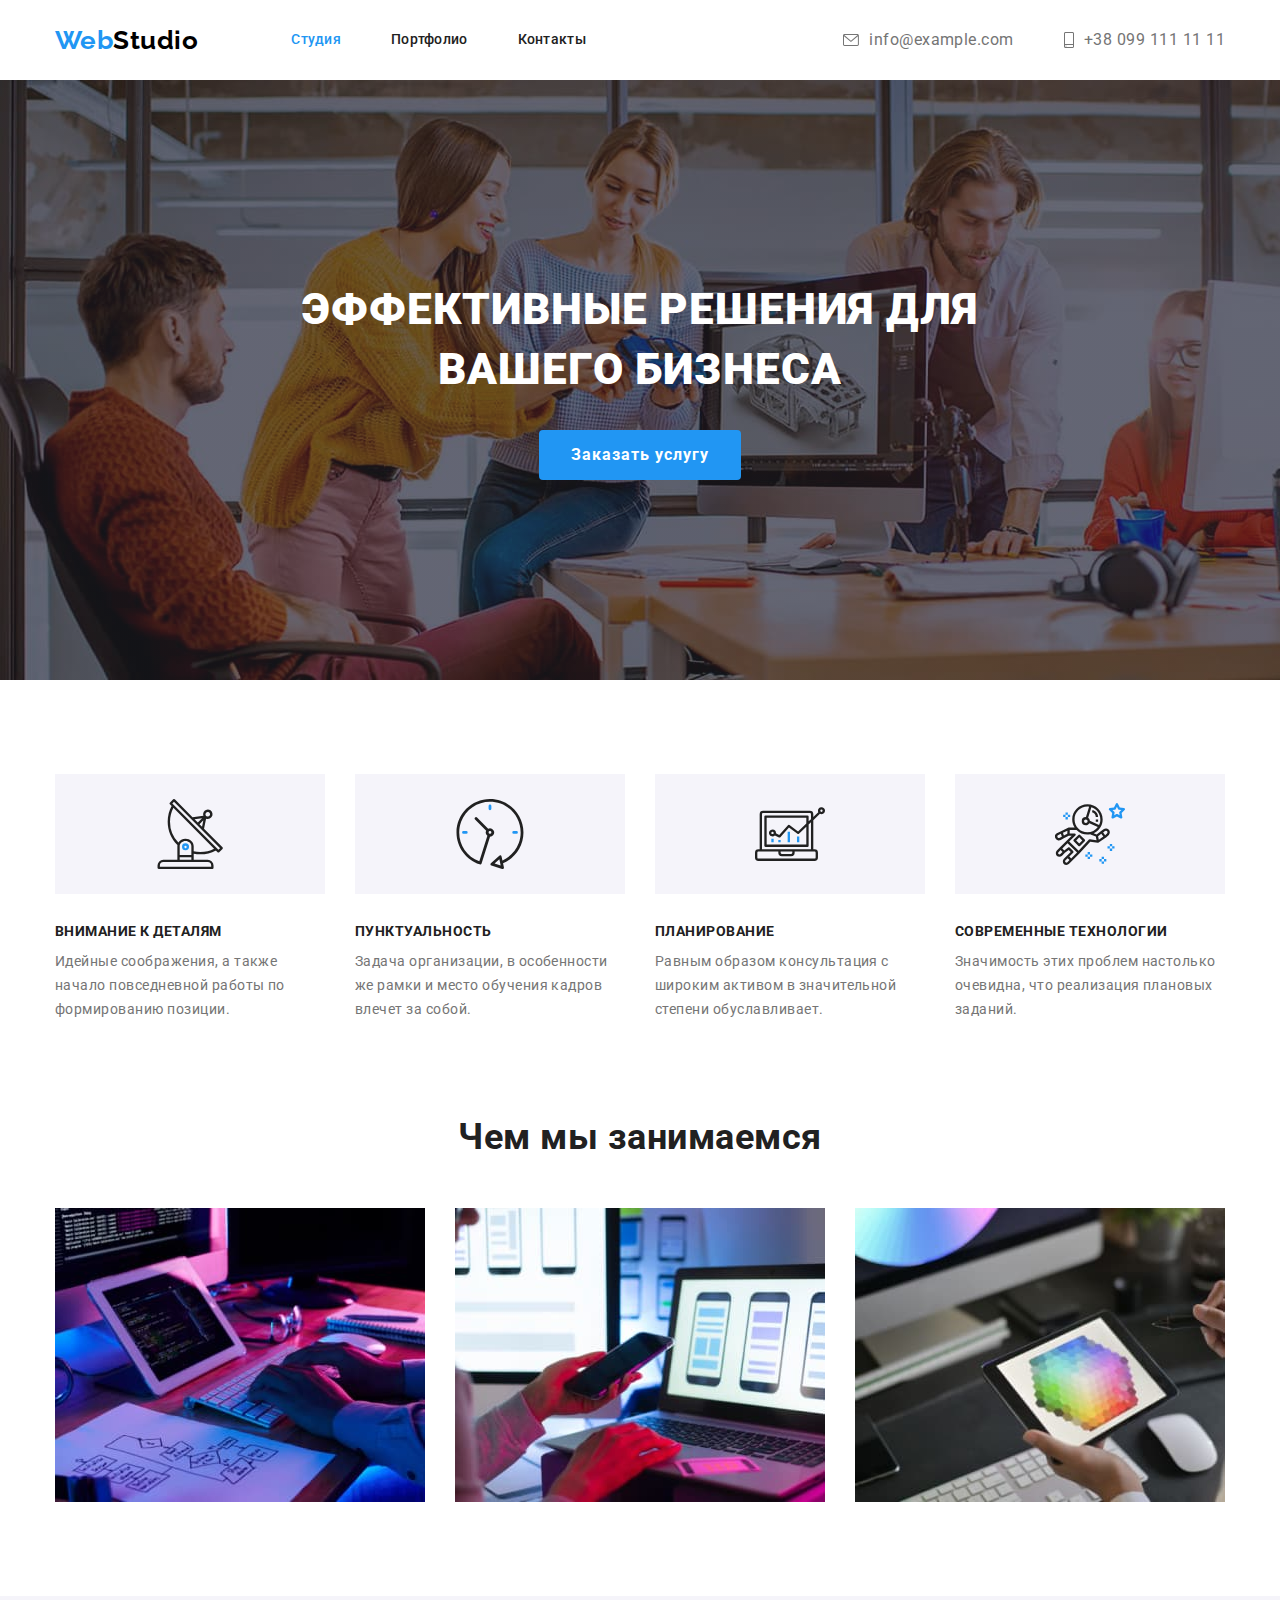
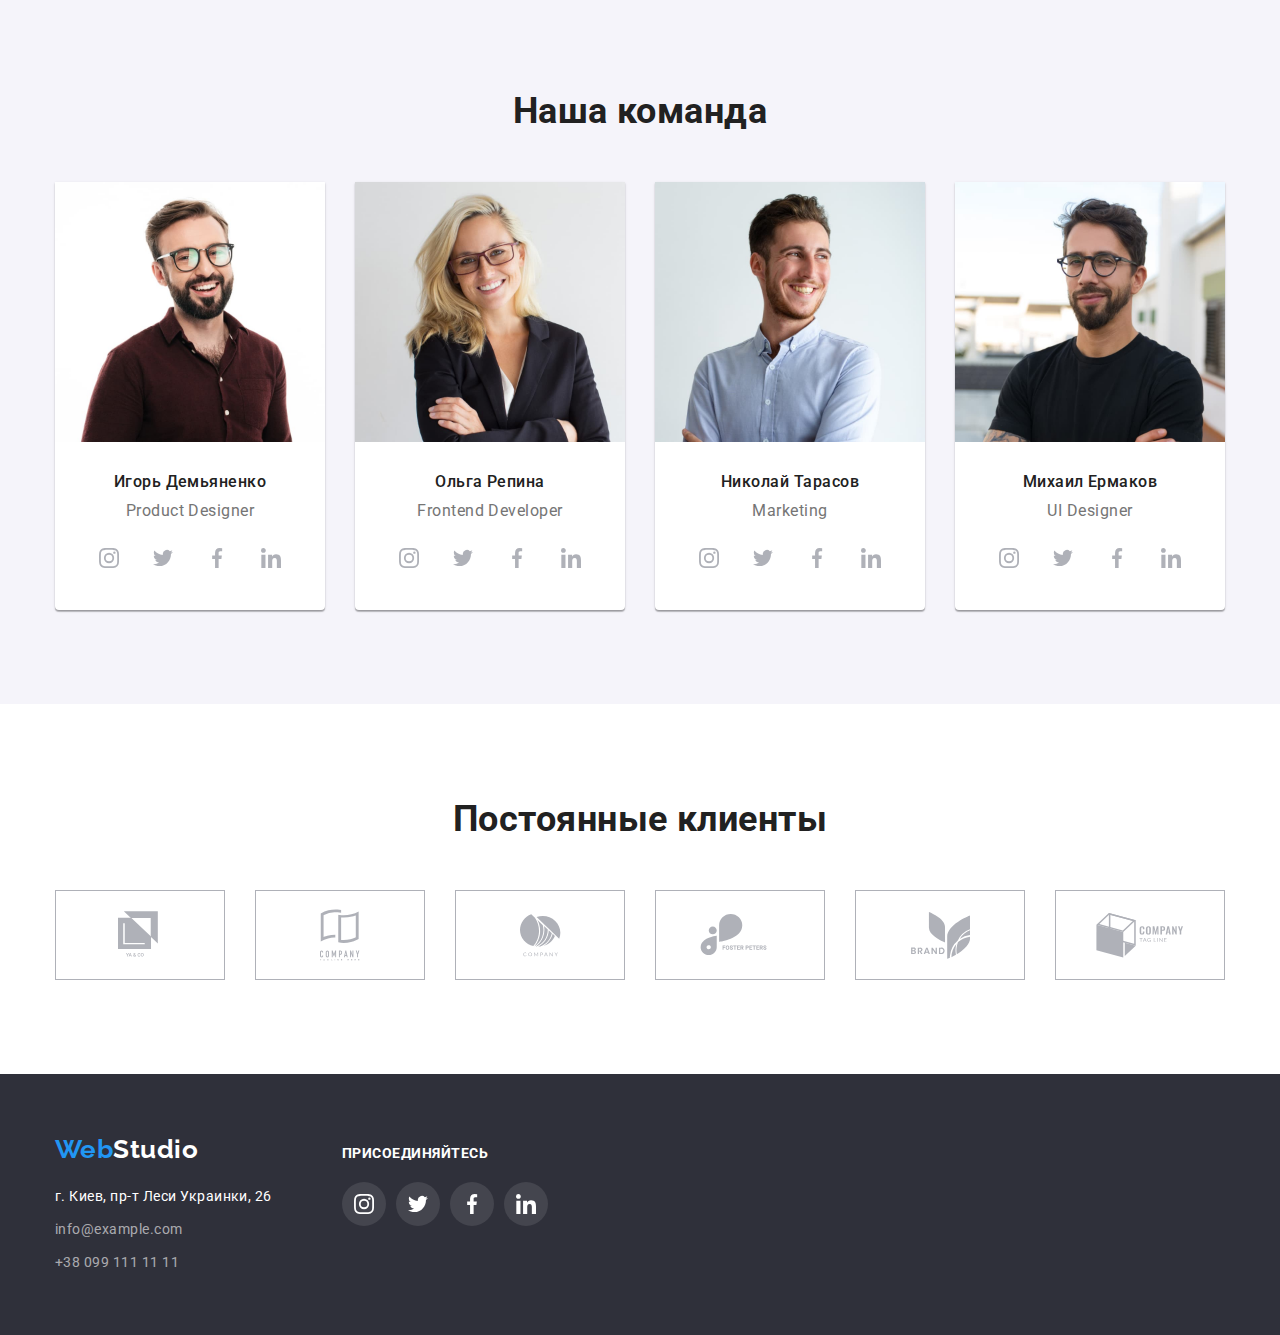
<file: index.html>
<!DOCTYPE html>
<html lang="ru">

<head>
    <meta charset="UTF-8">
    <meta name="viewport" content="width=device-width, initial-scale=1.0">
    <title>Веб студия</title>
    <link rel="preconnect" href="https://fonts.gstatic.com">
    <link
        href="https://fonts.googleapis.com/css2?family=Oleo+Script&family=Raleway:wght@700&family=Roboto:wght@400;500;700;900&display=swap"
        rel="stylesheet">
    <link rel="stylesheet"
        href="https://cdnjs.cloudflare.com/ajax/libs/modern-normalize/1.0.0/modern-normalize.min.css">
    <link rel="stylesheet" href="./css/styles.css">
</head>

<body>


    <header>
        <div class="container header">
            <a class="logo" href=""><span class="accent">Web</span>Studio</a>
            <nav>
                <ul class="nav-list list">
                    <li class="nav-item"><a class="nav-link current" href="">Студия</a></li>
                    <li class="nav-item"><a class="nav-link" href="./portfolio.html">Портфолио</a></li>
                    <li class="nav-item"><a class="nav-link" href="">Контакты</a></li>
                </ul>
            </nav>
            <div class="box">
                <a class="contakts" href="mailto:info@example.com">
                    <svg width="16" height="12" class="icon-envelope">
                        <use href="./images/spriteoptim.svg#envelope"></use>
                    </svg>
                    info@example.com</a>
                <a class="contakts" href="tel:+380991111111">
                    <svg width="10" height="16" class="icon-smartphone">
                        <use href="./images/spriteoptim.svg#smartphone"></use>
                    </svg>
                    +38 099 111 11 11</a>

            </div>
        </div>
    </header>
    <main>
        <!--Герой-->
        <section class="hero">

            <h1>Эффективные решения для вашего бизнеса</h1>
            <a href="">Заказать услугу</a>

        </section>

        <!--Особенности-->
        <section class="section-padding">
            <div class="container">
                <h2 class="features-header visually-hidden">Особенности</h2>

                <ul class="list featuresbox">
                    <li class="feature">
                        <div class="feature-icon">
                            <svg width="70" height="70" class="icon-group">
                                <use href="./images/spriteoptim.svg#group"></use>
                            </svg>
                        </div>
                        <h3 class="features-items">Внимание к деталям</h3>
                        <p>Идейные соображения, а также начало повседневной работы по формированию позиции.</p>
                    </li>
                    <li class="feature">
                        <div class="feature-icon">
                            <svg width="70" height="70" class="icon-clock">
                                <use href="./images/spriteoptim.svg#clock"></use>
                            </svg>
                        </div>
                        <h3 class="features-items">Пунктуальность</h3>
                        <p>Задача организации, в особенности же рамки и место обучения кадров влечет за собой.</p>
                    </li>
                    <li class="feature">
                        <div class="feature-icon">
                            <svg width="70" height="70" class="icon-diagram">
                                <use href="./images/spriteoptim.svg#diagram"></use>
                            </svg>
                        </div>
                        <h3 class="features-items">Планирование</h3>
                        <p>Равным образом консультация с широким активом в значительной степени обуславливает.</p>
                    </li>
                    <li class="feature">
                        <div class="feature-icon">
                            <svg width="70" height="70" class="icon-astronaut">
                                <use href="./images/spriteoptim.svg#astronaut"></use>
                            </svg>
                        </div>
                        <h3 class="features-items">Современные технологии</h3>
                        <p>Значимость этих проблем настолько очевидна, что реализация плановых заданий.</p>
                    </li>
                </ul>
            </div>
        </section>
        <!--Чем мы занимаемся-->
        <section class="section-padding wedo">
            <div class="container">
                <h2 class="occupations">Чем мы занимаемся</h2>
                <ul class="list wedo">
                    <li><img width="370" height="294" src="./images/occupations/occupations1-optim.jpg" alt="Кодинг">
                    </li>
                    <li><img width="370" height="294" src="./images/occupations/occupations2-optim.jpg"
                            alt="Работа со смартфонами"></li>
                    <li><img width="370" height="294" src="./images/occupations/occupations3-optim.jpg"
                            alt="Работа с цветовой палитрой"></li>
                </ul>
            </div>
        </section>
        <!--Команда-->
        <section class="ourteam section-padding">
            <div class="container">
                <h2 class="team">Наша команда</h2>
                <ul class="team-list list">
                    <li>
                        <article class="team-description">
                            <img width="270" height="260" src="./images/team-photos/team1-opt.jpg"
                                alt="Фото Игоря Демьяненко">
                            <h3 class="team-name">Игорь Демьяненко</h3>
                            <p>Product Designer</p>
                            <ul class="list socmedia-list">
                                <li><a class="team-icon" href="">
                                        <svg width="20" height="20" class="icon-instagram">
                                            <use href="./images/spriteoptim.svg#instagram"></use>
                                        </svg></a></li>
                                <li><a class="team-icon" href="">
                                        <svg width="20" height="20" class="icon-twitter">
                                            <use href="./images/spriteoptim.svg#twitter"></use>
                                        </svg></a></li>
                                <li><a class="team-icon" href="">
                                        <svg width="20" height="20" class="icon-facebook">
                                            <use href="./images/spriteoptim.svg#facebook"></use>
                                        </svg>
                                    </a></li>
                                <li><a class="team-icon" href="">
                                        <svg width="20" height="20" class="icon-linkedin">
                                            <use href="./images/spriteoptim.svg#linkedin"></use>
                                        </svg>
                                    </a></li>
                            </ul>
                        </article>
                    </li>
                    <li>
                        <article class="team-description">
                            <img width="270" height="260" src="./images/team-photos/team2-opt.jpg"
                                alt="Фото Ольги Репиной">
                            <h3 class="team-name">Ольга Репина</h3>
                            <p>Frontend Developer</p>
                            <ul class="list socmedia-list">
                                <li><a class="team-icon" href="">
                                        <svg width="20" height="20" class="icon-instagram">
                                            <use href="./images/spriteoptim.svg#instagram"></use>
                                        </svg></a></li>
                                <li><a class="team-icon" href="">
                                        <svg width="20" height="20" class="icon-twitter">
                                            <use href="./images/spriteoptim.svg#twitter"></use>
                                        </svg></a></li>
                                <li><a class="team-icon" href="">
                                        <svg width="20" height="20" class="icon-facebook">
                                            <use href="./images/spriteoptim.svg#facebook"></use>
                                        </svg>
                                    </a></li>
                                <li><a class="team-icon" href="">
                                        <svg width="20" height="20" class="icon-linkedin">
                                            <use href="./images/spriteoptim.svg#linkedin"></use>
                                        </svg>
                                    </a></li>
                            </ul>
                        </article>
                    </li>
                    <li>
                        <article class="team-description">
                            <img width="270" height="260" src="./images/team-photos/team3-opt.jpg"
                                alt="Фото Николая Тарасова">
                            <h3 class="team-name">Николай Тарасов</h3>
                            <p>Marketing</p>
                            <ul class="list socmedia-list">
                                <li><a class="team-icon" href="">
                                        <svg width="20" height="20" class="icon-instagram">
                                            <use href="./images/spriteoptim.svg#instagram"></use>
                                        </svg></a></li>
                                <li><a class="team-icon" href="">
                                        <svg width="20" height="20" class="icon-twitter">
                                            <use href="./images/spriteoptim.svg#twitter"></use>
                                        </svg></a></li>
                                <li><a class="team-icon" href="">
                                        <svg width="20" height="20" class="icon-facebook">
                                            <use href="./images/spriteoptim.svg#facebook"></use>
                                        </svg>
                                    </a></li>
                                <li><a class="team-icon" href="">
                                        <svg width="20" height="20" class="icon-linkedin">
                                            <use href="./images/spriteoptim.svg#linkedin"></use>
                                        </svg>
                                    </a></li>
                            </ul>
                        </article>
                    </li>
                    <li>
                        <article class="team-description">
                            <img width="270" height="260" src="./images/team-photos/team4-opt.jpg"
                                alt="Фото Михаила Ермакова">
                            <h3 class="team-name">Михаил Ермаков</h3>
                            <p>UI Designer</p>
                            <ul class="list socmedia-list">
                                <li><a class="team-icon" href="">
                                        <svg width="20" height="20" class="icon-instagram">
                                            <use href="./images/spriteoptim.svg#instagram"></use>
                                        </svg></a></li>
                                <li><a class="team-icon" href="">
                                        <svg width="20" height="20" class="icon-twitter">
                                            <use href="./images/spriteoptim.svg#twitter"></use>
                                        </svg></a></li>
                                <li><a class="team-icon" href="">
                                        <svg width="20" height="20" class="icon-facebook">
                                            <use href="./images/spriteoptim.svg#facebook"></use>
                                        </svg>
                                    </a></li>
                                <li><a class="team-icon" href="">
                                        <svg width="20" height="20" class="icon-linkedin">
                                            <use href="./images/spriteoptim.svg#linkedin"></use>
                                        </svg>
                                    </a></li>
                            </ul>
                        </article>
                    </li>
                </ul>
            </div>
        </section>
        <!-- Постоянные клиенты -->
        <section class="section-padding">
            <div class="container">
                <h2 class="clients-header">Постоянные клиенты</h2>
                <ul class="list clients-list">

                    <li><a href="">
                            <svg width="44" height="49" class="icon-logo1">
                                <use href="./images/spriteoptim.svg#logo1"></use>
                            </svg>
                        </a></li>
                    <li><a href="">
                            <svg width="40" height="52" class="icon-logo2">
                                <use href="./images/spriteoptim.svg#logo2"></use>
                            </svg>
                        </a></li>
                    <li><a href="">
                            <svg width="41" height="43" class="icon-logo3">
                                <use href="./images/spriteoptim.svg#logo3"></use>
                            </svg>
                        </a></li>
                    <li><a href="">
                            <svg width="80" height="42" class="icon-logo4">
                                <use href="./images/spriteoptim.svg#logo4"></use>
                            </svg>
                        </a></li>
                    <li><a href="">
                            <svg width="59" height="47" class="icon-logo5">
                                <use href="./images/spriteoptim.svg#logo5"></use>
                            </svg>
                        </a></li>
                    <li><a href="">
                            <svg width="88" height="45" class="icon-logo6">
                                <use href="./images/spriteoptim.svg#logo6"></use>
                            </svg>
                        </a></li>
                </ul>
            </div>
        </section>
    </main>
    <footer class="main-background">
        <div class="container">
            <div class="address-container">
                <a class="logo inverse" href=""><span class="accent">Web</span>Studio</a>
                <address class="footer">
                    <p>г. Киев, пр-т Леси Украинки, 26</p>
                    <a class="contakts mail" href="mailto:info@example.com">info@example.com</a>
                    <a class="contakts" href="tel:+380991111111">+38 099 111 11 11</a>
                </address>
            </div>
            <div class="join-container">
                <b class="join">присоединяйтесь</b>
                <ul class="list join-list">
                    <li><a class="team-icon" href="">
                            <svg width="20" height="20" class="icon-instagram">
                                <use href="./images/spriteoptim.svg#instagram"></use>
                            </svg></a></li>
                    <li><a class="team-icon" href="">
                            <svg width="20" height="20" class="icon-twitter">
                                <use href="./images/spriteoptim.svg#twitter"></use>
                            </svg></a></li>
                    <li><a class="team-icon" href="">
                            <svg width="20" height="20" class="icon-facebook">
                                <use href="./images/spriteoptim.svg#facebook"></use>
                            </svg>
                        </a></li>
                    <li><a class="team-icon" href="">
                            <svg width="20" height="20" class="icon-linkedin">
                                <use href="./images/spriteoptim.svg#linkedin"></use>
                            </svg>
                        </a></li>
                </ul>
            </div>
        </div>

    </footer>
</body>

</html>
</file>
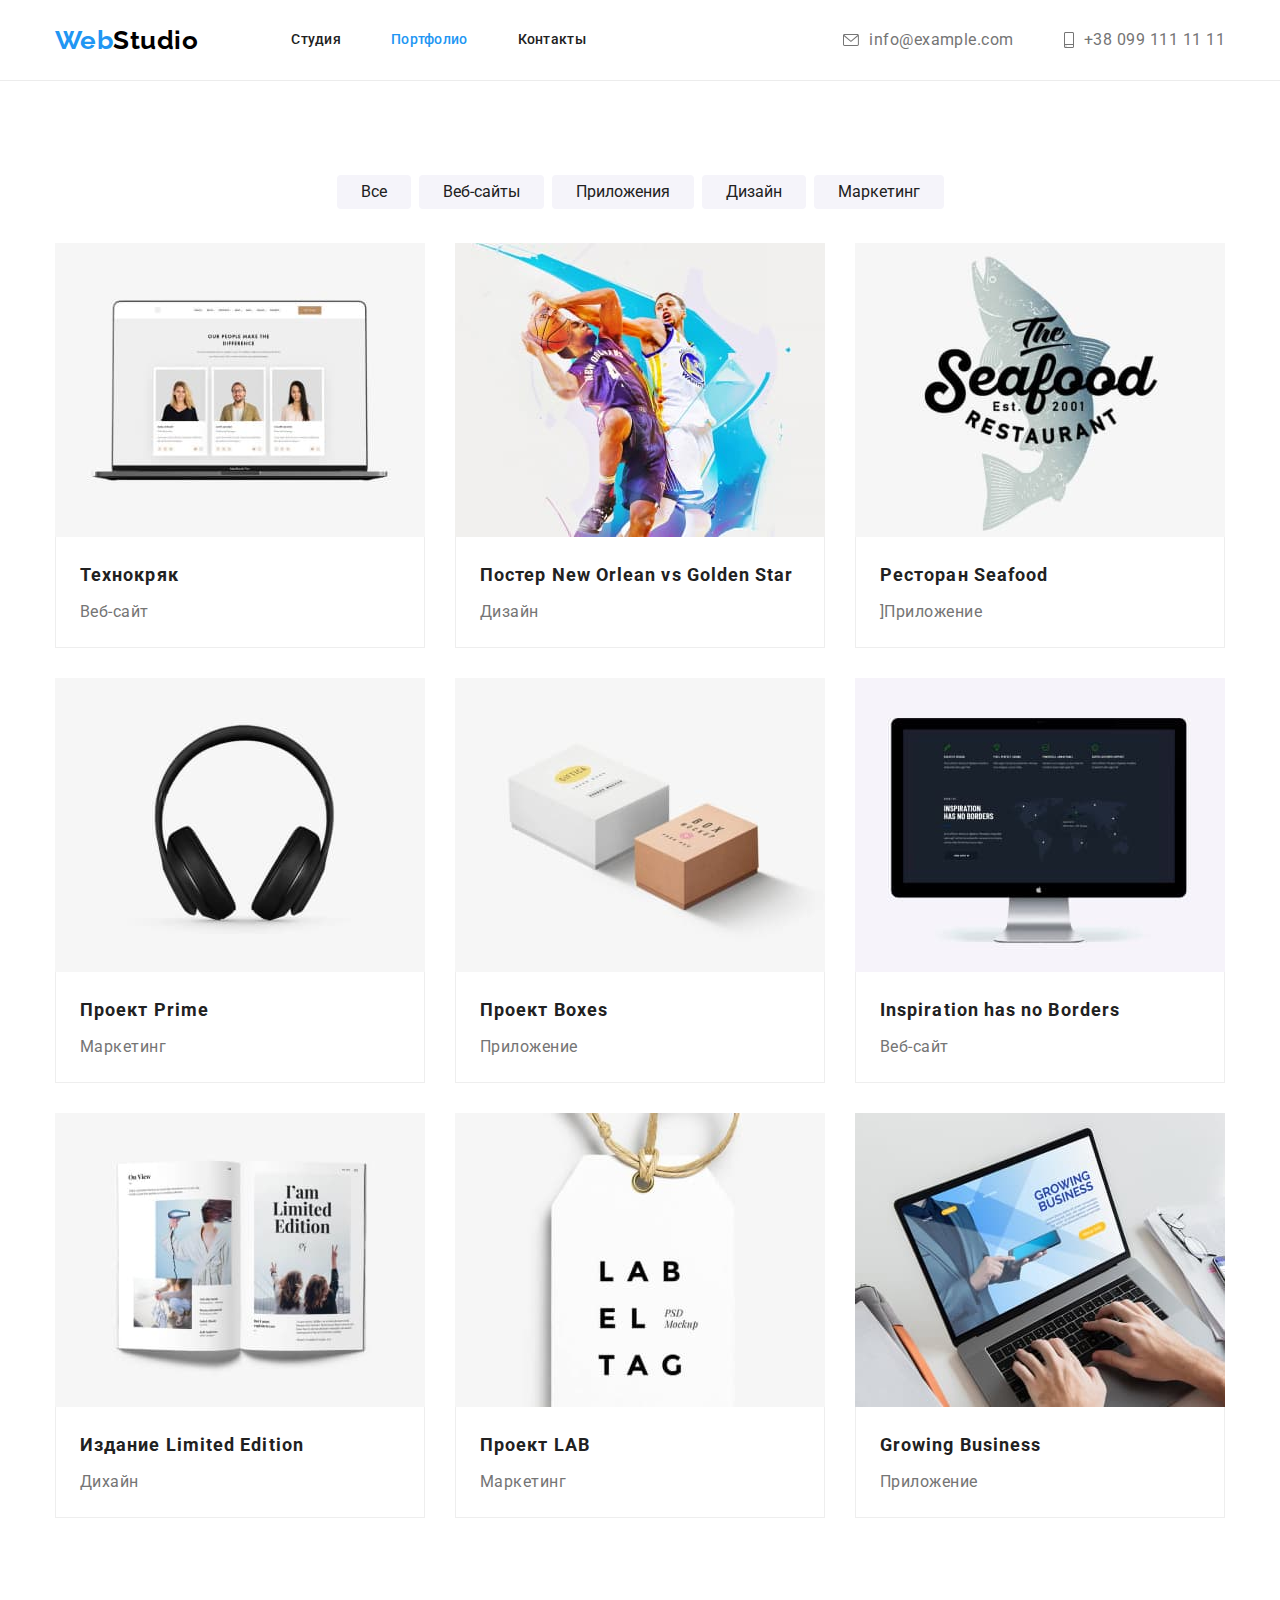
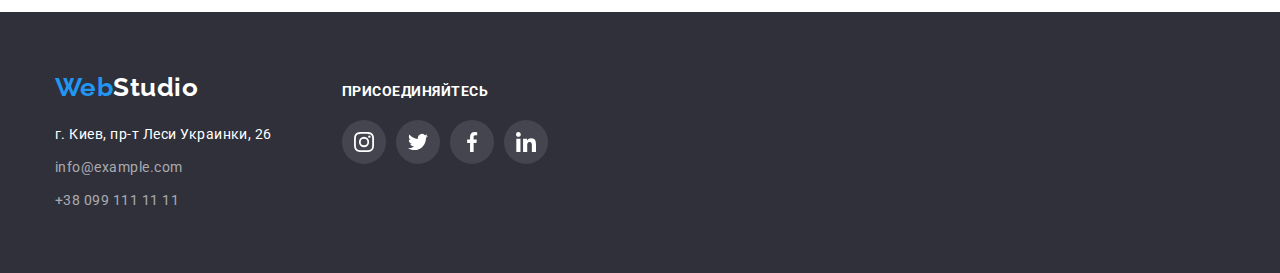
<file: portfolio.html>
<!DOCTYPE html>
<html lang="ru">
<head>
    <meta charset="UTF-8">
    <meta name="viewport" content="width=device-width, initial-scale=1.0">
    <title>Портфолио</title>
    <link rel="preconnect" href="https://fonts.gstatic.com">
    <link
        href="https://fonts.googleapis.com/css2?family=Oleo+Script&family=Raleway:wght@700&family=Roboto:wght@400;500;700;900&display=swap"
        rel="stylesheet">
        <link rel="stylesheet" href="https://cdnjs.cloudflare.com/ajax/libs/modern-normalize/1.0.0/modern-normalize.min.css">
    <link rel="stylesheet" href="./css/styles.css">
</head>
<body>
   
    <header class="port-header">
       <div class="container header">
            <a class="logo" href=""><span class="accent">Web</span>Studio</a>
            <nav>
                <ul class="nav-list list"> 
                    <li class="nav-item"><a class="nav-link" href="./index.html">Студия</a></li>
                    <li class="nav-item"><a class="nav-link current" href="">Портфолио</a></li>
                    <li class="nav-item"><a class="nav-link" href="">Контакты</a></li>
                </ul>
            </nav>
            <div class="box">
                <a class="contakts" href="mailto:info@example.com">
                    <svg width="16" height="12" class="icon-envelope">
                        <use href="./images/spriteoptim.svg#envelope"></use>
                    </svg>
                    info@example.com</a>
                <a class="contakts" href="tel:+380991111111">
                    <svg width="10" height="16" class="icon-smartphone">
                        <use href="./images/spriteoptim.svg#smartphone"></use>
                    </svg>
                    +38 099 111 11 11</a>
            
            </div>
       </div>
    </header>
    <main>
        <section class="portfoliosection section-padding">
            <div class="container">
                <h1 class="portfolio-header visually-hidden">Портфолио</h1>
                 
                <nav class="filter-collection">
                    <button class="filter" type="button">Все</button>
                    <button class="filter" type="button">Веб-сайты</button>
                    <button class="filter" type="button">Приложения</button>
                    <button class="filter" type="button">Дизайн</button>
                    <button class="filter" type="button">Маркетинг</button>
                </nav>
                <ul class="list portfolio">
                    <li>
                        <a href="">
                            <img width="370" height="294" src="./images/portfolio/portfolio1-opt.jpg" alt="Технокряк">
                            <div class="border">
                                <h2 class="portfolio-item">Технокряк</h2>
                                <p class="portfolio-example">Веб-сайт</p>
                            </div>
                        </a>
                    </li>
                    <li>
                        <a href="">
                            <img width="370" height="294"  src="./images/portfolio/portfolio2-opt.jpg" alt="Постер New Orlean vs Golden Star">
                            <div class="border">
                                <h2 class="portfolio-item">Постер New Orlean vs Golden Star</h2>
                                <p class="portfolio-example">Дизайн</p>
                            </div>
                        </a>
                    </li>
                    <li>
                        <a href="">
                            <img width="370" height="294"  src="./images/portfolio/portfolio3-opt.jpg" alt="Ресторан Seafood">
                            <div class="border">
                                <h2 class="portfolio-item">Ресторан Seafood</h2>
                                <p class="portfolio-example">]Приложение</p>
                            </div>
                        </a>
                    </li>
                    <li>
                        <a href="">
                            <img width="370" height="294"  src="./images/portfolio/portfolio4-opt.jpg" alt="Проект Prime">
                            <div class="border">
                                <h2 class="portfolio-item">Проект Prime</h2>
                                <p class="portfolio-example">Маркетинг</p>
                            </div>
                        </a>
                    </li>
                    <li>
                        <a href="">
                            <img width="370" height="294" src="./images/portfolio/portfolio5-opt.jpg" alt="Проект Boxes">
                            <div class="border">
                                <h2 class="portfolio-item">Проект Boxes</h2>
                                <p class="portfolio-example">Приложение</p>
                            </div>
                        </a>
                    </li>
                    <li>
                        <a href="">
                            <img width="370" height="294"  src="./images/portfolio/portfolio6-opt.jpg" alt="Inspiration has no Borders">
                            <div class="border">
                                <h2 class="portfolio-item">Inspiration has no Borders</h2>
                                <p class="portfolio-example">Веб-сайт</p>
                            </div>
                        </a>
                    </li>
                    <li>
                        <a href="">
                            <img width="370" height="294"  src="./images/portfolio/portfolio7-opt.jpg" alt="Издание Limited Edition">
                            <div class="border">
                                <h2 class="portfolio-item">Издание Limited Edition</h2>
                                <p class="portfolio-example">Дихайн</p>
                            </div>
                        </a>
                    </li>
                    <li>
                        <a href="">
                            <img width="370" height="294"  src="./images/portfolio/portfolio8-opt.jpg" alt="Проект LAB">
                            <div class="border">
                                <h2 class="portfolio-item">Проект LAB</h2>
                                <p class="portfolio-example">Маркетинг</p>
                            </div>
                        </a>
                    </li>
                    <li>
                        <a href="">
                            <img width="370" height="294" src="./images/portfolio/portfolio9-opt.jpg" alt="Growing Business">
                            <div class="border">
                                <h2 class="portfolio-item">Growing Business</h2>
                                <p class="portfolio-example">Приложение</p>
                            </div>
                        </a>
                    </li>
                </ul>
            </div>
        </section>
    </main>
<footer class="main-background">
    <div class="container">
        <div class="address-container">
            <a class="logo inverse" href=""><span class="accent">Web</span>Studio</a>
            <address class="footer">
                <p>г. Киев, пр-т Леси Украинки, 26</p>
                <a class="contakts mail" href="mailto:info@example.com">info@example.com</a>
                <a class="contakts" href="tel:+380991111111">+38 099 111 11 11</a>
            </address>
        </div>
        <div class="join-container">
            <b class="join">присоединяйтесь</b>
            <ul class="list join-list">
                <li><a class="team-icon" href="">
                        <svg width="20" height="20" class="icon-instagram">
                            <use href="./images/spriteoptim.svg#instagram"></use>
                        </svg></a></li>
                <li><a class="team-icon" href="">
                        <svg width="20" height="20" class="icon-twitter">
                            <use href="./images/spriteoptim.svg#twitter"></use>
                        </svg></a></li>
                <li><a class="team-icon" href="">
                        <svg width="20" height="20" class="icon-facebook">
                            <use href="./images/spriteoptim.svg#facebook"></use>
                        </svg>
                    </a></li>
                <li><a class="team-icon" href="">
                        <svg width="20" height="20" class="icon-linkedin">
                            <use href="./images/spriteoptim.svg#linkedin"></use>
                        </svg>
                    </a></li>
            </ul>
        </div>
    </div>

</footer>
</body>
</html>
</file>
<file: css/styles.css>
:root {
  --headers-color: #212121;
  --accent-color: #2196f3;
  --text-color: #757575;
  --white-color: #ffffff;
  --black-color: #000000;
  --portfolio-border: #eeeeee;
  --port-header-border: #ececec;
  --bgc: #2f303a;
  --button-bcg-color: #f5f4fa;
  --footer-address-color: rgba(255, 255, 255, 0.6);
  --footer-icons-bcg-color: rgba(255, 255, 255, 0.1);
  --hero-bg-color: rgba(47, 48, 58, 0.4);
  --icon-color: #afb1b8;
}
/*общие стили*/
body {
  color: var(--text-color);
  background-color: var(--white-color);
  letter-spacing: 0.03em;
  font-family: roboto, sans-serif;
}
a {
  text-decoration: none;
}
ul {
  list-style: none;
}
.container {
  width: 1200px;
  padding-left: 15px;
  padding-right: 15px;
  margin: 0 auto;
}
.section-padding {
  padding-top: 94px;
  padding-bottom: 94px;
}
.list {
  margin: 0;
  padding: 0;
}
img {
  display: block;
  max-width: 100%;
  height: auto;
}
.visually-hidden {
  position: absolute;
  width: 1px;
  height: 1px;
  margin: -1px;
  border: 0;
  padding: 0;
  clip: rect(0 0 0 0);
  overflow: hidden;
}
/*общие стили*/
/*логотип*/
.logo {
  display: block;
  margin-right: 93px;

  color: var(--black-color);
  font-family: Raleway, sans-serif;
  font-weight: 700;
  font-size: 26px;
  line-height: 1.19;
}
.accent {
  color: var(--accent-color);
}
/*логотип*/
/*шапка*/
.nav-link:hover,
.nav-link:focus {
  color: var(--accent-color);
}
.nav-link {
  color: var(--headers-color);
  font-weight: 500;
  font-size: 14px;
  line-height: 1.14;
  letter-spacing: 0.02em;

  display: block;
  padding-top: 32px;
  padding-bottom: 32px;
}
.nav-link.current {
  color: var(--accent-color);
}

.contakts {
  color: inherit;
  display: inline-flex;
  align-items: center;

  --color4: var(--text-color);
}

.contakts:hover,
.contakts:focus {
  color: var(--accent-color);

  --color4: var(--accent-color);
}
.nav-list {
  display: flex;
}
.nav-item:not(:last-child) {
  margin-right: 50px;
}
.box {
  display: flex;
  align-items: center;
  margin-left: auto;
}
.box a:not(:last-child) {
  margin-right: 50px;
}
.container.header {
  display: flex;
  align-items: center;
}
.icon-envelope,
.icon-smartphone {
  margin-right: 10px;
}

/*шапка*/
/*hero*/
.hero {
  background-color: var(--bgc);
  color: var(--white-color);
  letter-spacing: 0.06em;
  text-align: center;

  background-image: linear-gradient(
      to right,
      var(--hero-bg-color),
      var(--hero-bg-color)
    ),
    url(../images/herobg-optim.jpg);

  height: 600px;
  max-width: 1600px;

  margin-left: auto;
  margin-right: auto;

  display: flex;
  flex-direction: column;
  align-items: center;
  justify-content: center;
}

.hero h1 {
  font-weight: 900;
  font-size: 44px;
  line-height: 1.36;
  text-transform: uppercase;

  width: 696px;
  margin-bottom: 30px;
  margin-top: 0;
}

.hero a {
  display: inline-block;
  padding: 10px 32px;

  border-radius: 4px;

  color: inherit;
  font-weight: 700;
  font-size: 16px;
  line-height: 1.87;
  background-color: var(--accent-color);
}
/*hero*/
/*features*/

.features-items {
  color: var(--headers-color);
  font-weight: 700;
  font-size: 14px;
  line-height: 1.14;
  text-transform: uppercase;

  margin-top: 0;
  margin-bottom: 10px;
}
.features-items + p {
  font-size: 14px;
  line-height: 1.71;

  margin: 0;
}
.features-header {
  margin: 0;
}
.featuresbox {
  display: flex;
}
.featuresbox > li {
  width: calc((100% - 90px) / 4);
}
.featuresbox > li:not(:last-child) {
  margin-right: 30px;
}
.feature-icon {
  background-color: var(--button-bcg-color);
  width: 270px;
  height: 120px;
  margin-bottom: 30px;
  display: flex;
  justify-content: center;
  align-items: center;
}

/*occupations*/
.wedo {
  display: flex;
  justify-content: space-between;
}
.wedo li {
  width: calc((100% - 60px) / 3);
}
.section-padding.wedo {
  padding-top: 0;
}
.occupations {
  margin-top: 0;
  margin-bottom: 50px;
}

/*occupations*/
/* team*/
.occupations,
.team,
.clients-header {
  color: var(--headers-color);
  font-weight: 700;
  font-size: 36px;
  line-height: 1.17;
  text-align: center;

  margin-top: 0;
  margin-bottom: 50px;
}
.ourteam {
  background-color: var(--button-bcg-color);
}
.team-description {
  font-size: 16px;
  line-height: 1.19;
  text-align: center;
  background-color: var(--white-color);

  box-shadow: 0px 1px 3px rgba(0, 0, 0, 0.12), 0px 1px 1px rgba(0, 0, 0, 0.14),
    0px 2px 1px rgba(0, 0, 0, 0.2);
  border-radius: 0px 0px 4px 4px;
}
.team-description > img {
  margin-bottom: 30px;
}
.team-name {
  color: var(--headers-color);
  font-weight: 500;
  font-size: inherit;

  margin-top: 0px;
  margin-bottom: 10px;
}

.team-description > p {
  margin-top: 0;
  margin-bottom: 16px;
}
.team-list > li {
  width: calc((100% - 90px) / 4);
}

.team-list {
  display: flex;
  justify-content: space-between;
}
.socmedia-list {
  display: flex;
  padding-right: 32px;
  padding-left: 32px;
  justify-content: space-between;
  padding-bottom: 30px;
}

.team-icon {
  width: 44px;
  height: 44px;

  border-radius: 50%;

  display: flex;
  justify-content: center;
  align-items: center;
  --color3: var(--icon-color);
}
.socmedia-list a:hover,
.socmedia-list a:focus {
  background-color: var(--accent-color);
  --color3: var(--white-color);
}
/*team*/
/*clients*/

.clients-list {
  display: flex;
  justify-content: space-between;
}

.clients-list a {
  display: flex;
  justify-content: center;
  align-items: center;

  width: 170px;
  height: 90px;

  border: 1px solid var(--icon-color);

  --color3: var(--icon-color);
}

.clients-list a:hover,
.clients-list a:focus {
  border: 1px solid var(--accent-color);
  --color3: var(--accent-color);
}

/*clients*/
/*футер*/
.main-background {
  background-color: var(--bgc);
}
.footer > p {
  font-style: normal;
  font-size: 14px;
  line-height: 1.71;
  color: var(--white-color);

  margin-top: 0;
  margin-bottom: 9px;
}
.footer > a {
  color: var(--footer-address-color);
  font-style: normal;
  font-size: 14px;
  line-height: 1.71;
}

.logo.inverse {
  padding-top: 60px;
  padding-bottom: 0;
  margin-bottom: 20px;
  margin-right: 0;
  display: inline-block;

  color: var(--white-color);
}

.contakts.mail {
  margin-bottom: 9px;
}
.footer {
  padding-bottom: 60px;
  display: flex;
  flex-direction: column;
}
.join {
  display: block;

  text-transform: uppercase;
  color: var(--white-color);
  font-weight: bold;
  font-size: 14px;
  line-height: 1.14;

  margin-bottom: 20px;
}
.join-container {
  width: 206px;
  margin-left: 70px;
}
footer .join-list {
  padding: 0;
}
footer .container {
  display: flex;
  align-items: baseline;
}
.join-list {
  display: flex;

  justify-content: space-between;
}
footer .team-icon {
  --color3: var(--white-color);
  background-color: var(--footer-icons-bcg-color);
}
footer .team-icon:hover,
footer .team-icon:focus {
  background-color: var(--accent-color);
}
/*футер*/
/*portfolio*/
.port-header {
  border-bottom: 1px solid var(--port-header-border);
}
.filter-collection {
  margin-bottom: 34px;
  display: flex;
  justify-content: center;
}
.filter {
  color: var(--headers-color);
  background-color: var(--button-bcg-color);
  border-radius: 4px;
  border-color: transparent;

  padding: 6px 22px;
}
.filter:not(:last-child) {
  margin-right: 8px;
}

.filter:hover,
.filter:focus {
  background-color: var(--accent-color);
  color: var(--white-color);
}
.portfolio-item {
  color: var(--headers-color);
  font-weight: bold;
  font-size: 18px;
  line-height: 2;
  letter-spacing: 0.06em;

  margin-top: 0;
  margin-bottom: 4px;
}
.portfolio-example {
  color: var(--text-color);
  font-size: 16px;
  line-height: 1.87;

  margin: 0;
}
.border {
  padding-left: 24px;
  padding-bottom: 20px;
  padding-top: 20px;
  padding-right: 24px;
  border-bottom: 1px solid var(--portfolio-border);
  border-right: 1px solid var(--portfolio-border);
  border-left: 1px solid var(--portfolio-border);
}
.portfolio-header {
  margin: 0;
}

.list.portfolio {
  display: flex;
  flex-wrap: wrap;
  justify-content: flex-start;
}
.list.portfolio a {
  display: block;
}

.list.portfolio > li {
  width: calc((100% - 60px) / 3);
}
.list.portfolio > li:hover {
  box-shadow: 0px 1px 1px rgba(0, 0, 0, 0.12), 0px 4px 4px rgba(0, 0, 0, 0.06),
    1px 4px 6px rgba(0, 0, 0, 0.16);
}
.list.portfolio > li:nth-child(3n + 2) {
  margin-right: 30px;
  margin-left: 30px;
}

.list.portfolio > li:not(:nth-last-child(-n + 3)) {
  margin-bottom: 30px;
}

/*portfolio*/
</file>
